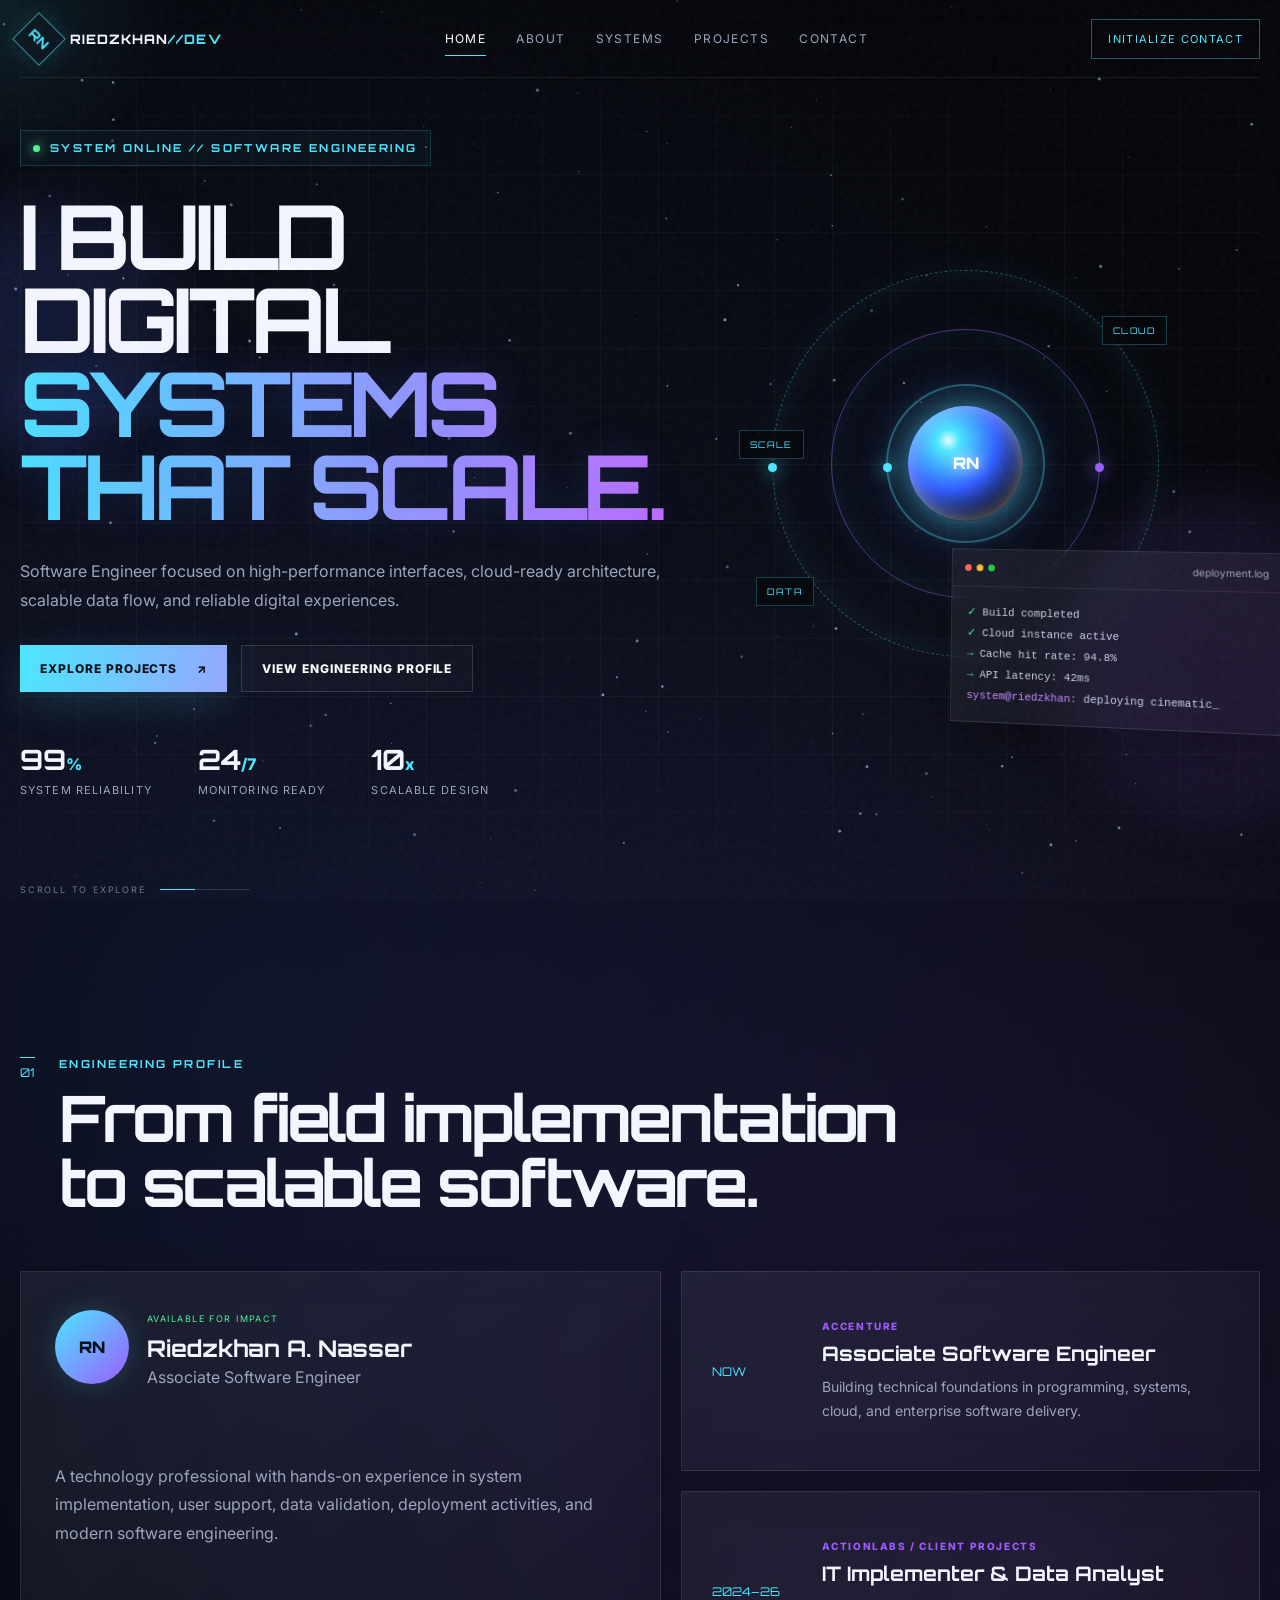
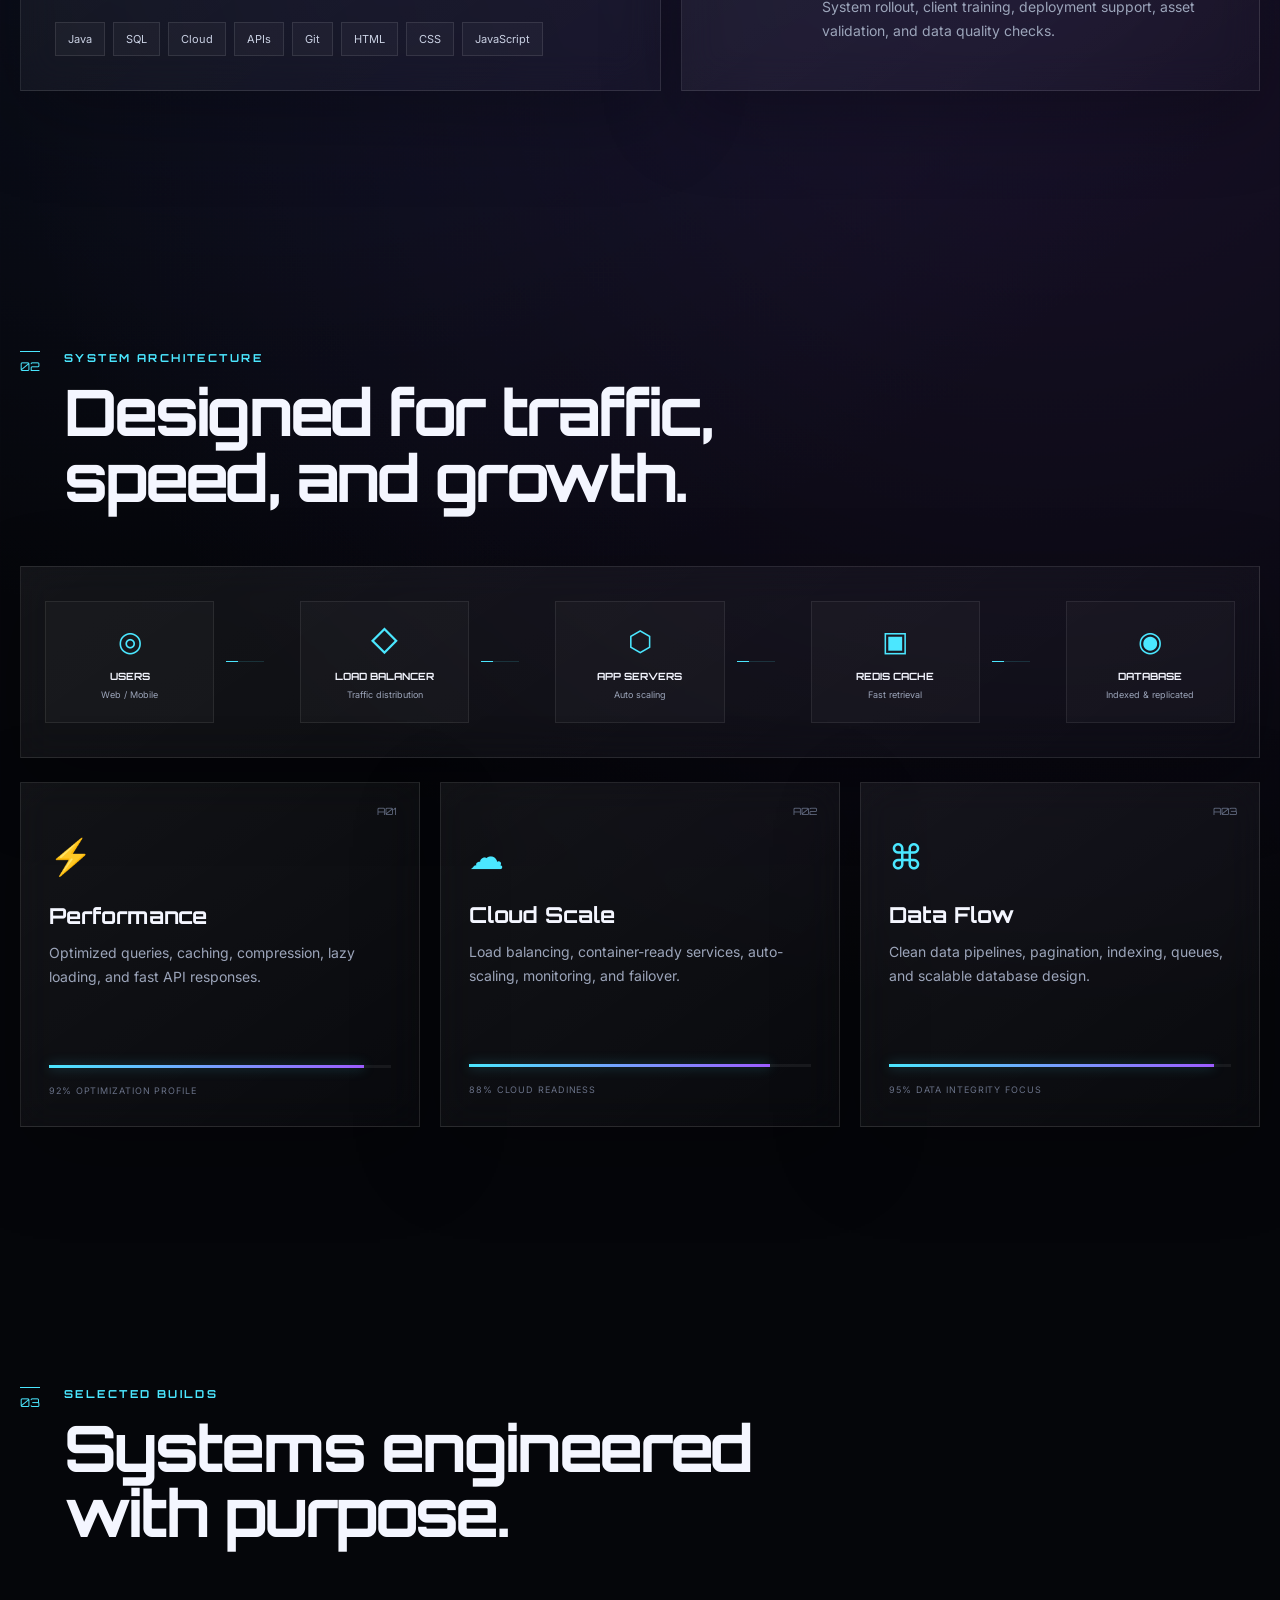
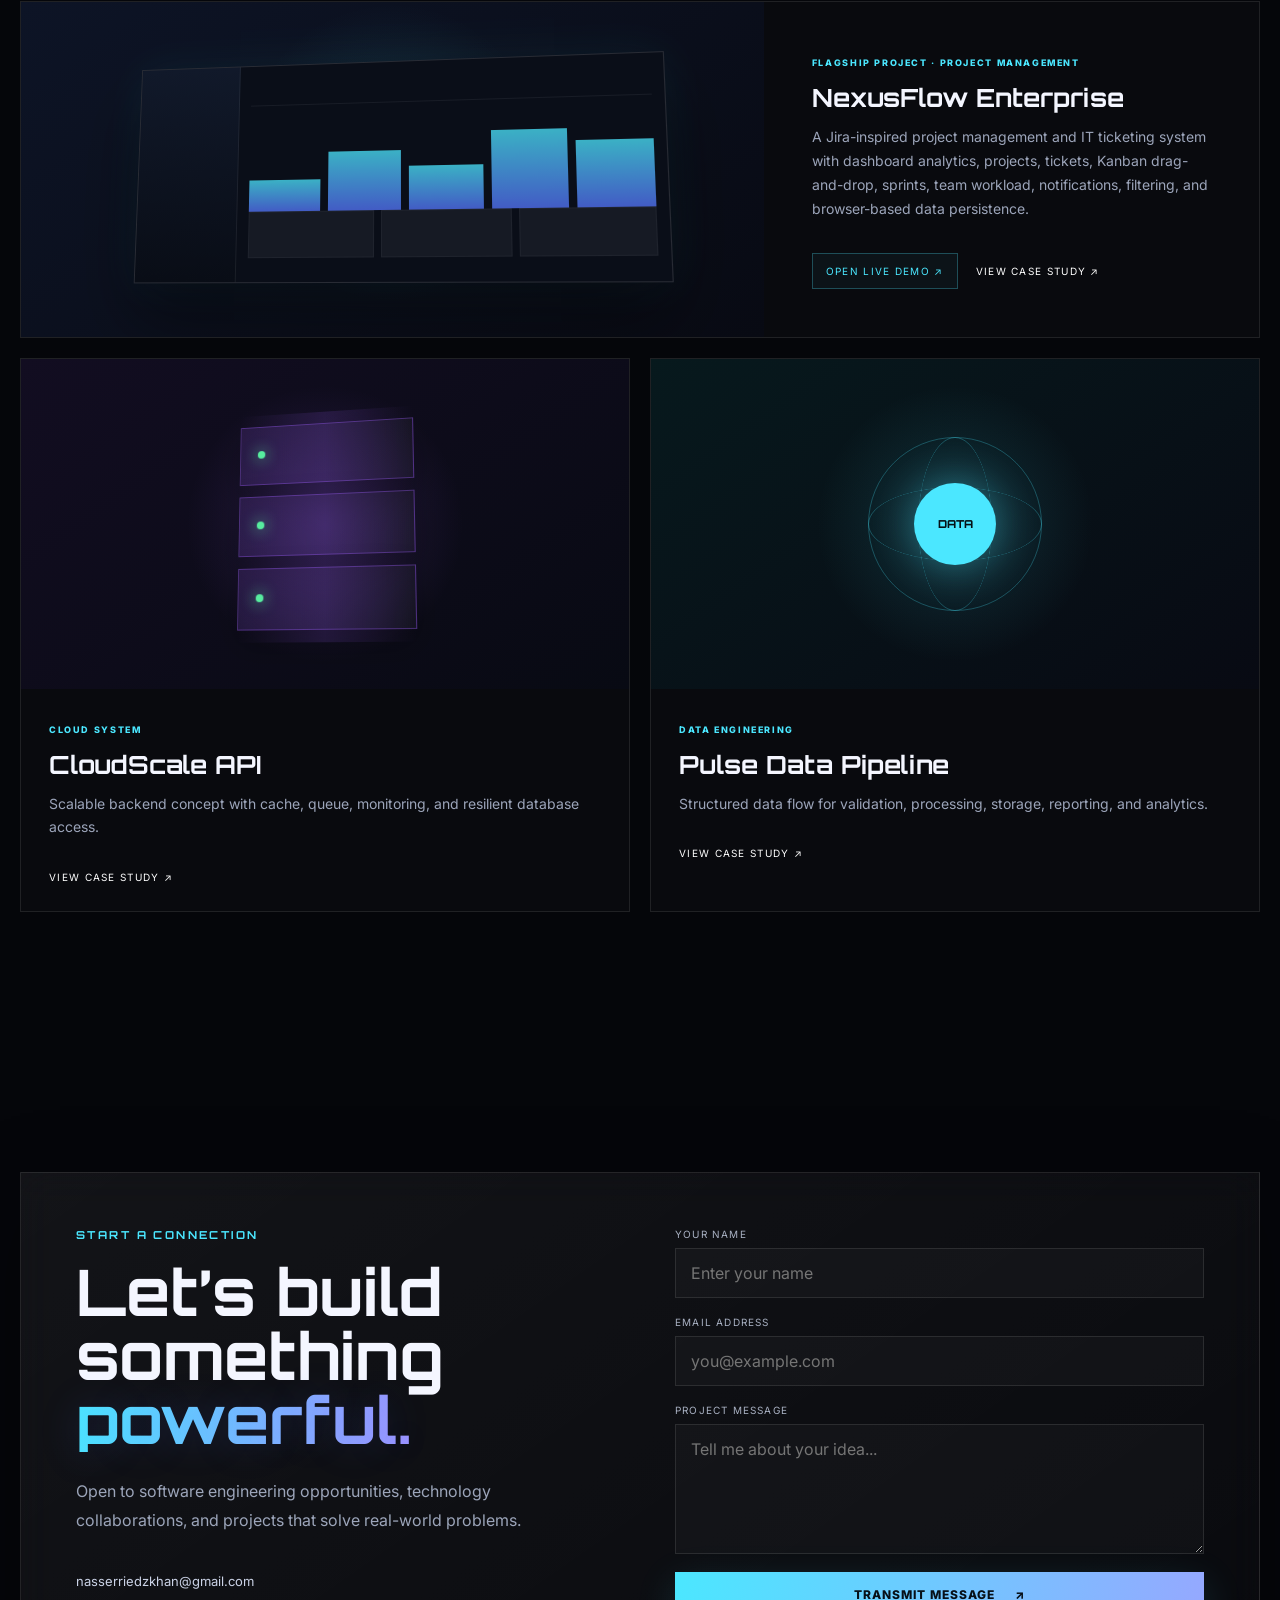
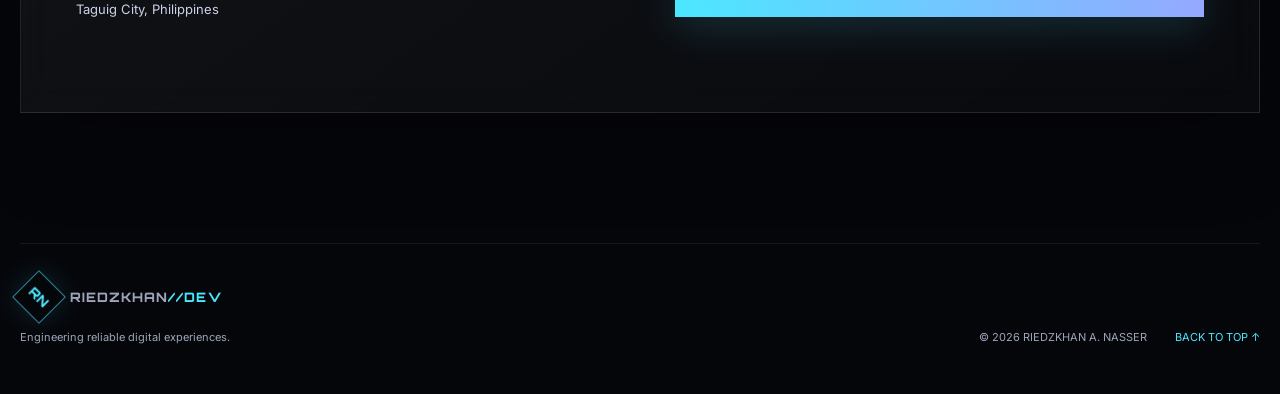
<file: index.html>
<!DOCTYPE html>
<html lang="en">
<head>
  <meta charset="UTF-8" />
  <meta name="viewport" content="width=device-width, initial-scale=1.0" />
  <meta name="description" content="Riedzkhan Nasser — cinematic software engineering portfolio." />
  <title>Riedzkhan | Software Engineer</title>
  <link rel="preconnect" href="https://fonts.googleapis.com">
  <link rel="preconnect" href="https://fonts.gstatic.com" crossorigin>
  <link href="https://fonts.googleapis.com/css2?family=Inter:wght@400;500;600;700;800&family=Orbitron:wght@500;600;700;800&display=swap" rel="stylesheet">
  <link rel="stylesheet" href="style.css" />
</head>
<body>
  <canvas id="spaceCanvas" aria-hidden="true"></canvas>
  <div class="noise" aria-hidden="true"></div>
  <div class="cursor-glow" id="cursorGlow" aria-hidden="true"></div>

  <header class="navbar">
    <a href="#home" class="logo" aria-label="Home">
      <span class="logo-mark">RN</span>
      <span class="logo-text">RIEDZKHAN<span>//DEV</span></span>
    </a>

    <button class="menu-toggle" id="menuToggle" aria-label="Open navigation" aria-expanded="false">
      <span></span><span></span><span></span>
    </button>

    <nav id="navMenu">
      <a href="#home" class="nav-link active">Home</a>
      <a href="#about" class="nav-link">About</a>
      <a href="#systems" class="nav-link">Systems</a>
      <a href="#projects" class="nav-link">Projects</a>
      <a href="#contact" class="nav-link">Contact</a>
    </nav>

    <a href="#contact" class="nav-cta">Initialize Contact</a>
  </header>

  <main>
    <section class="hero section" id="home">
      <div class="hero-grid"></div>
      <div class="orb orb-one"></div>
      <div class="orb orb-two"></div>

      <div class="hero-content reveal">
        <div class="eyebrow">
          <span class="status-dot"></span>
          SYSTEM ONLINE // SOFTWARE ENGINEERING
        </div>

        <h1>
          I BUILD DIGITAL
          <span class="gradient-text">SYSTEMS THAT SCALE.</span>
        </h1>

        <p class="hero-copy">
          Software Engineer focused on high-performance interfaces, cloud-ready architecture,
          scalable data flow, and reliable digital experiences.
        </p>

        <div class="hero-actions">
          <a href="#projects" class="btn btn-primary">
            <span>Explore Projects</span>
            <span class="btn-arrow">↗</span>
          </a>
          <a href="#about" class="btn btn-secondary">
            View Engineering Profile
          </a>
        </div>

        <div class="hero-metrics">
          <div class="metric">
            <strong data-count="99">0</strong><span>%</span>
            <p>System Reliability</p>
          </div>
          <div class="metric">
            <strong data-count="24">0</strong><span>/7</span>
            <p>Monitoring Ready</p>
          </div>
          <div class="metric">
            <strong data-count="10">0</strong><span>x</span>
            <p>Scalable Design</p>
          </div>
        </div>
      </div>

      <div class="hero-visual reveal delay-1">
        <div class="reactor-shell" id="reactor">
          <div class="reactor-ring ring-a"></div>
          <div class="reactor-ring ring-b"></div>
          <div class="reactor-ring ring-c"></div>
          <div class="reactor-core">
            <span>RN</span>
          </div>
          <div class="floating-tag tag-one">CLOUD</div>
          <div class="floating-tag tag-two">DATA</div>
          <div class="floating-tag tag-three">SCALE</div>
        </div>

        <div class="terminal-card glass-card">
          <div class="terminal-top">
            <div class="terminal-dots"><i></i><i></i><i></i></div>
            <span>deployment.log</span>
          </div>
          <div class="terminal-body">
            <p><span class="green">✓</span> Build completed</p>
            <p><span class="green">✓</span> Cloud instance active</p>
            <p><span class="cyan">→</span> Cache hit rate: 94.8%</p>
            <p><span class="cyan">→</span> API latency: 42ms</p>
            <p class="typing-line"><span class="purple">system@riedzkhan:</span> <span id="typingText"></span><span class="caret">_</span></p>
          </div>
        </div>
      </div>

      <div class="scroll-indicator">
        <span>SCROLL TO EXPLORE</span>
        <div class="scroll-line"></div>
      </div>
    </section>

    <section class="section about" id="about">
      <div class="section-heading reveal">
        <span class="section-number">01</span>
        <div>
          <p class="kicker">ENGINEERING PROFILE</p>
          <h2>From field implementation<br>to scalable software.</h2>
        </div>
      </div>

      <div class="about-grid">
        <article class="profile-card glass-card tilt-card reveal">
          <div class="profile-top">
            <div class="profile-avatar">RN</div>
            <div>
              <span class="availability">AVAILABLE FOR IMPACT</span>
              <h3>Riedzkhan A. Nasser</h3>
              <p>Associate Software Engineer</p>
            </div>
          </div>
          <p class="profile-description">
            A technology professional with hands-on experience in system implementation,
            user support, data validation, deployment activities, and modern software engineering.
          </p>
          <div class="skill-cloud">
            <span>Java</span>
            <span>SQL</span>
            <span>Cloud</span>
            <span>APIs</span>
            <span>Git</span>
            <span>HTML</span>
            <span>CSS</span>
            <span>JavaScript</span>
          </div>
        </article>

        <div class="experience-stack">
          <article class="experience-card glass-card reveal delay-1">
            <div class="experience-year">NOW</div>
            <div>
              <p class="experience-company">ACCENTURE</p>
              <h3>Associate Software Engineer</h3>
              <p>Building technical foundations in programming, systems, cloud, and enterprise software delivery.</p>
            </div>
          </article>

          <article class="experience-card glass-card reveal delay-2">
            <div class="experience-year">2024–26</div>
            <div>
              <p class="experience-company">ACTIONLABS / CLIENT PROJECTS</p>
              <h3>IT Implementer & Data Analyst</h3>
              <p>System rollout, client training, deployment support, asset validation, and data quality checks.</p>
            </div>
          </article>
        </div>
      </div>
    </section>

    <section class="section systems" id="systems">
      <div class="section-heading reveal">
        <span class="section-number">02</span>
        <div>
          <p class="kicker">SYSTEM ARCHITECTURE</p>
          <h2>Designed for traffic,<br>speed, and growth.</h2>
        </div>
      </div>

      <div class="architecture-panel glass-card reveal">
        <div class="architecture-node node-user">
          <span class="node-icon">◎</span>
          <strong>USERS</strong>
          <small>Web / Mobile</small>
        </div>
        <div class="flow-line"><span></span></div>
        <div class="architecture-node">
          <span class="node-icon">◇</span>
          <strong>LOAD BALANCER</strong>
          <small>Traffic distribution</small>
        </div>
        <div class="flow-line"><span></span></div>
        <div class="architecture-node">
          <span class="node-icon">⬡</span>
          <strong>APP SERVERS</strong>
          <small>Auto scaling</small>
        </div>
        <div class="flow-line"><span></span></div>
        <div class="architecture-node">
          <span class="node-icon">▣</span>
          <strong>REDIS CACHE</strong>
          <small>Fast retrieval</small>
        </div>
        <div class="flow-line"><span></span></div>
        <div class="architecture-node">
          <span class="node-icon">◉</span>
          <strong>DATABASE</strong>
          <small>Indexed & replicated</small>
        </div>
      </div>

      <div class="system-cards">
        <article class="system-card glass-card tilt-card reveal">
          <span class="system-index">A01</span>
          <div class="system-icon">⚡</div>
          <h3>Performance</h3>
          <p>Optimized queries, caching, compression, lazy loading, and fast API responses.</p>
          <div class="progress"><span style="--progress: 92%"></span></div>
          <small>92% optimization profile</small>
        </article>

        <article class="system-card glass-card tilt-card reveal delay-1">
          <span class="system-index">A02</span>
          <div class="system-icon">☁</div>
          <h3>Cloud Scale</h3>
          <p>Load balancing, container-ready services, auto-scaling, monitoring, and failover.</p>
          <div class="progress"><span style="--progress: 88%"></span></div>
          <small>88% cloud readiness</small>
        </article>

        <article class="system-card glass-card tilt-card reveal delay-2">
          <span class="system-index">A03</span>
          <div class="system-icon">⌘</div>
          <h3>Data Flow</h3>
          <p>Clean data pipelines, pagination, indexing, queues, and scalable database design.</p>
          <div class="progress"><span style="--progress: 95%"></span></div>
          <small>95% data integrity focus</small>
        </article>
      </div>
    </section>

    <section class="section projects" id="projects">
      <div class="section-heading reveal">
        <span class="section-number">03</span>
        <div>
          <p class="kicker">SELECTED BUILDS</p>
          <h2>Systems engineered<br>with purpose.</h2>
        </div>
      </div>

      <div class="project-grid">
        <article class="project-card featured reveal">
          <div class="project-visual project-one">
            <div class="dashboard-mock">
              <div class="mock-sidebar"></div>
              <div class="mock-main">
                <div class="mock-top"></div>
                <div class="mock-chart">
                  <span></span><span></span><span></span><span></span><span></span>
                </div>
                <div class="mock-panels"><i></i><i></i><i></i></div>
              </div>
            </div>
          </div>
          <div class="project-info">
            <div>
              <span class="project-tag">FLAGSHIP PROJECT · PROJECT MANAGEMENT</span>
              <h3>NexusFlow Enterprise</h3>
              <p>A Jira-inspired project management and IT ticketing system with dashboard analytics, projects, tickets, Kanban drag-and-drop, sprints, team workload, notifications, filtering, and browser-based data persistence.</p>
            </div>
            <div class="project-actions">
              <a href="nexusflow/index.html" class="project-link project-live">OPEN LIVE DEMO ↗</a>
              <a href="#" class="project-link" data-project="NexusFlow Enterprise">VIEW CASE STUDY ↗</a>
            </div>
          </div>
        </article>

        <article class="project-card reveal delay-1">
          <div class="project-visual project-two">
            <div class="server-stack">
              <span></span><span></span><span></span>
              <div class="server-light"></div>
            </div>
          </div>
          <div class="project-info">
            <div>
              <span class="project-tag">CLOUD SYSTEM</span>
              <h3>CloudScale API</h3>
              <p>Scalable backend concept with cache, queue, monitoring, and resilient database access.</p>
            </div>
            <a href="#" class="project-link" data-project="CloudScale API">VIEW CASE STUDY ↗</a>
          </div>
        </article>

        <article class="project-card reveal delay-2">
          <div class="project-visual project-three">
            <div class="data-orbit">
              <div class="data-core">DATA</div>
              <i></i><i></i><i></i>
            </div>
          </div>
          <div class="project-info">
            <div>
              <span class="project-tag">DATA ENGINEERING</span>
              <h3>Pulse Data Pipeline</h3>
              <p>Structured data flow for validation, processing, storage, reporting, and analytics.</p>
            </div>
            <a href="#" class="project-link" data-project="Pulse Data Pipeline">VIEW CASE STUDY ↗</a>
          </div>
        </article>
      </div>
    </section>

    <section class="section contact" id="contact">
      <div class="contact-shell glass-card reveal">
        <div class="contact-copy">
          <p class="kicker">START A CONNECTION</p>
          <h2>Let’s build something<br><span class="gradient-text">powerful.</span></h2>
          <p>
            Open to software engineering opportunities, technology collaborations,
            and projects that solve real-world problems.
          </p>

          <div class="contact-details">
            <a href="mailto:nasserriedzkhan@gmail.com">nasserriedzkhan@gmail.com</a>
            <span>Taguig City, Philippines</span>
          </div>
        </div>

        <form class="contact-form" id="contactForm">
          <label>
            <span>Your Name</span>
            <input type="text" name="name" placeholder="Enter your name" required />
          </label>
          <label>
            <span>Email Address</span>
            <input type="email" name="email" placeholder="you@example.com" required />
          </label>
          <label>
            <span>Project Message</span>
            <textarea name="message" rows="5" placeholder="Tell me about your idea..." required></textarea>
          </label>
          <button type="submit" class="btn btn-primary submit-btn">
            <span>Transmit Message</span>
            <span>↗</span>
          </button>
          <p class="form-status" id="formStatus"></p>
        </form>
      </div>
    </section>
  </main>

  <footer>
    <div>
      <a href="#home" class="logo footer-logo">
        <span class="logo-mark">RN</span>
        <span class="logo-text">RIEDZKHAN<span>//DEV</span></span>
      </a>
      <p>Engineering reliable digital experiences.</p>
    </div>
    <div class="footer-right">
      <span>© 2026 RIEDZKHAN A. NASSER</span>
      <a href="#home">BACK TO TOP ↑</a>
    </div>
  </footer>

  <div class="modal" id="projectModal" aria-hidden="true">
    <div class="modal-backdrop" data-close-modal></div>
    <div class="modal-panel glass-card">
      <button class="modal-close" data-close-modal aria-label="Close">×</button>
      <p class="kicker">PROJECT CASE STUDY</p>
      <h3 id="modalTitle">Project</h3>
      <p>
        This concept demonstrates modern system thinking: clear user flow, scalable architecture,
        strong performance, monitoring, responsive UI, and reliable data handling.
      </p>
      <div class="modal-list">
        <span>01 — Responsive interface</span>
        <span>02 — Cloud-ready architecture</span>
        <span>03 — Cache and database strategy</span>
        <span>04 — Monitoring and reliability</span>
      </div>
    </div>
  </div>

  <script src="script.js"></script>
</body>
</html>
</file>
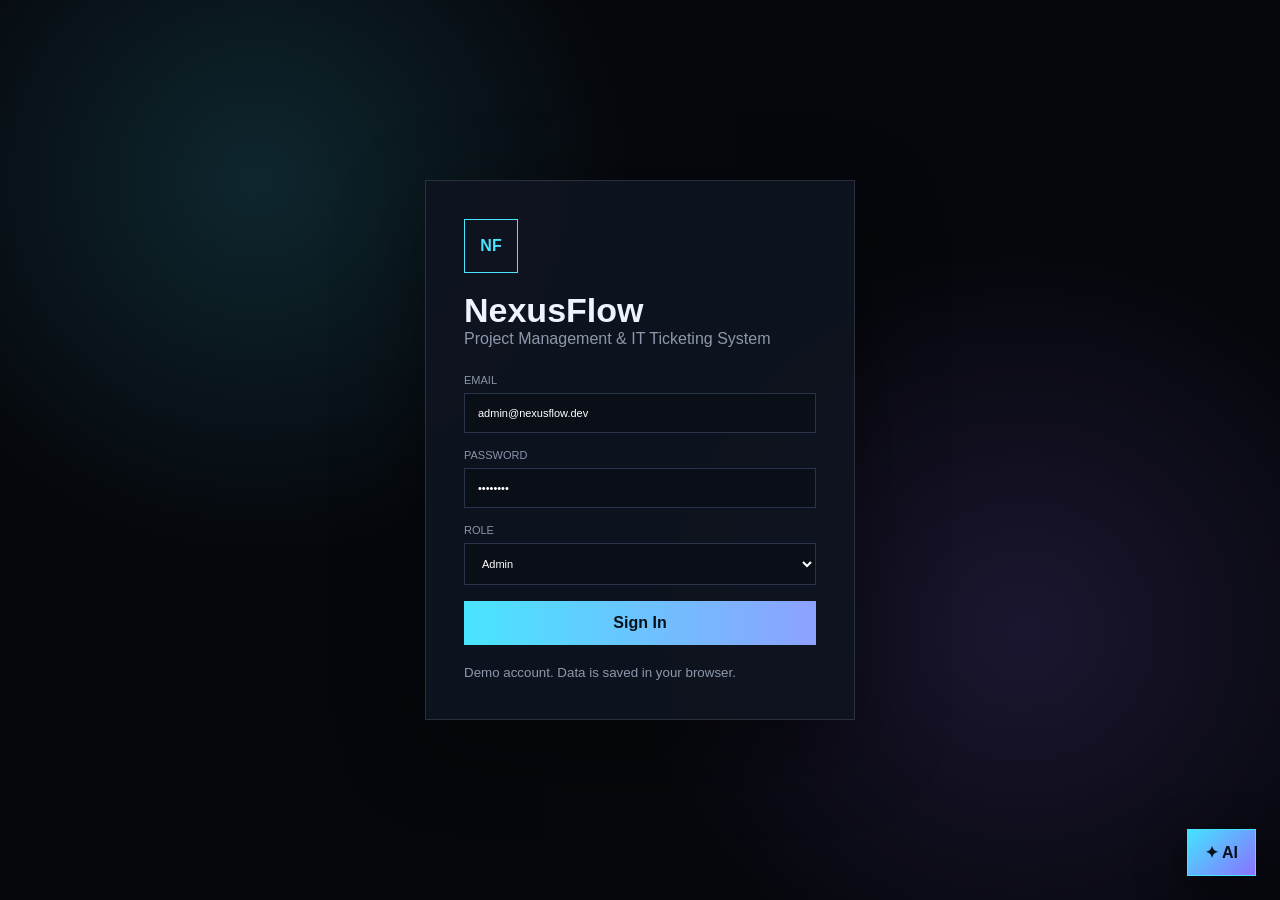
<file: nexusflow/index.html>
<!DOCTYPE html>
<html lang="en">
<head>
  <meta charset="UTF-8" />
  <meta name="viewport" content="width=device-width, initial-scale=1.0" />
  <title>NexusFlow - Project Management System</title>
  <link rel="stylesheet" href="style.css" />
</head>
<body>
  <section id="loginScreen" class="login-screen">
    <div class="login-card">
      <div class="logo">NF</div>
      <h1>NexusFlow</h1>
      <p>Project Management & IT Ticketing System</p>
      <form id="loginForm">
        <label>Email<input type="email" value="admin@nexusflow.dev" required></label>
        <label>Password<input type="password" value="admin123" required></label>
        <label>Role<select id="roleSelect"><option>Admin</option><option>Project Manager</option><option>Developer</option><option>Support Agent</option></select></label>
        <button type="submit">Sign In</button>
      </form>
      <small>Demo account. Data is saved in your browser.</small>
    </div>
  </section>

  <div id="app" class="app hidden">
    <aside class="sidebar">
      <div class="brand"><span>NF</span><div><b>NexusFlow</b><small>Enterprise Suite</small></div></div>
      <nav>
        <button class="nav active" data-view="dashboard">Dashboard</button>
        <button class="nav" data-view="projects">Projects</button>
        <button class="nav" data-view="kanban">Kanban Board</button>
        <button class="nav" data-view="tickets">Tickets</button>
        <button class="nav" data-view="sprints">Sprints</button>
        <button class="nav" data-view="reports">Reports</button>
        <button class="nav" data-view="team">Team</button>
        <button class="nav admin-only" data-view="settings">Settings</button>
      </nav>
      <button id="logoutBtn" class="logout">Sign Out</button>
    </aside>

    <main>
      <header class="topbar">
        <input id="globalSearch" placeholder="Search tickets..." />
        <div class="top-actions">
          <button id="themeBtn">Theme</button>
          <button id="notifyBtn">Notifications <span id="notifyCount">3</span></button>
          <button id="newTicketTop">+ Create</button>
          <div class="user"><span>RN</span><div><b>Riedzkhan Nasser</b><small id="currentRole">Admin</small></div></div>
        </div>
      </header>

      <div class="content">
        <section id="dashboardView" class="view active">
          <div class="page-head"><div><p class="eyebrow">COMMAND CENTER</p><h2>Dashboard</h2><p>Workspace health and delivery overview.</p></div><button class="primary" data-open="ticket">+ New Ticket</button></div>
          <div class="stats">
            <article><span>Total Projects</span><strong id="statProjects">0</strong></article>
            <article><span>Open Tickets</span><strong id="statOpen">0</strong></article>
            <article><span>In Progress</span><strong id="statProgress">0</strong></article>
            <article><span>Completion Rate</span><strong id="statCompletion">0%</strong></article>
          </div>
          <div class="grid two">
            <article class="panel"><h3>Priority Queue</h3><div id="priorityQueue"></div></article>
            <article class="panel"><h3>Recent Activity</h3><div id="activityFeed"></div></article>
          </div>
        </section>

        <section id="projectsView" class="view">
          <div class="page-head"><div><p class="eyebrow">PORTFOLIO</p><h2>Projects</h2><p>Manage workstreams and delivery progress.</p></div><button class="primary" data-open="project">+ Create Project</button></div>
          <div class="toolbar"><input id="projectSearch" placeholder="Search projects"><select id="projectFilter"><option value="all">All statuses</option><option>Planning</option><option>Active</option><option>On Hold</option><option>Completed</option></select></div>
          <div id="projectGrid" class="project-grid"></div>
        </section>

        <section id="kanbanView" class="view">
          <div class="page-head"><div><p class="eyebrow">AGILE DELIVERY</p><h2>Kanban Board</h2><p>Drag tickets between columns.</p></div><button class="primary" data-open="ticket">+ Add Ticket</button></div>
          <div id="kanbanBoard" class="kanban"></div>
        </section>

        <section id="ticketsView" class="view">
          <div class="page-head"><div><p class="eyebrow">ISSUE TRACKING</p><h2>Tickets</h2><p>Track tasks, bugs, incidents, and features.</p></div><button class="primary" data-open="ticket">+ New Ticket</button></div>
          <div class="toolbar"><input id="ticketSearch" placeholder="Search tickets"><select id="ticketStatus"><option value="all">All statuses</option><option>Backlog</option><option>To Do</option><option>In Progress</option><option>Review</option><option>Done</option></select><select id="ticketPriority"><option value="all">All priorities</option><option>Critical</option><option>High</option><option>Medium</option><option>Low</option></select><button id="exportBtn">Export CSV</button></div>
          <div class="panel table-wrap"><table><thead><tr><th>Key</th><th>Summary</th><th>Project</th><th>Status</th><th>Priority</th><th>Assignee</th><th>Actions</th></tr></thead><tbody id="ticketRows"></tbody></table></div>
        </section>

        <section id="sprintsView" class="view">
          <div class="page-head"><div><p class="eyebrow">SPRINT PLANNING</p><h2>Sprints</h2><p>Manage delivery cycles and capacity.</p></div><button class="primary" data-open="sprint">+ Create Sprint</button></div>
          <div id="sprintList" class="list"></div>
        </section>

        <section id="reportsView" class="view">
          <div class="page-head"><div><p class="eyebrow">ANALYTICS</p><h2>Reports</h2><p>See workload and project health.</p></div></div>
          <div class="grid two"><article class="panel"><h3>Tickets by Priority</h3><div id="priorityReport"></div></article><article class="panel"><h3>Team Workload</h3><div id="workloadReport"></div></article></div>
        </section>

        <section id="teamView" class="view">
          <div class="page-head"><div><p class="eyebrow">PEOPLE</p><h2>Team</h2><p>Workspace members and workload.</p></div><button class="primary admin-only" data-open="member">+ Add Member</button></div>
          <div id="teamGrid" class="team-grid"></div>
        </section>

        <section id="settingsView" class="view">
          <div class="page-head"><div><p class="eyebrow">ADMINISTRATION</p><h2>Settings</h2><p>Manage the local demo workspace.</p></div></div>
          <div class="grid two"><article class="panel"><h3>Workspace</h3><label>Name<input value="NexusFlow Enterprise"></label><button class="primary" id="saveSettings">Save</button></article><article class="panel danger"><h3>Reset Demo Data</h3><p>This restores all original sample records.</p><button id="resetBtn">Reset All Data</button></article></div>
        </section>
      </div>
    </main>
  </div>

  <div id="notificationPanel" class="notification-panel hidden"><div class="notify-head"><b>Notifications</b><button id="markRead">Mark all read</button></div><div id="notificationList"></div></div>
  <div id="modal" class="modal hidden"><div class="backdrop" data-close></div><div class="modal-card"><button class="close" data-close>×</button><div id="modalBody"></div></div></div>
  <div id="toast" class="toast hidden"></div>
  <script src="script.js"></script>
  <script src="api-client.js"></script>
  <script src="ai-console.js"></script>
</body>
</html>
</file>
<file: style.css>
* {
  box-sizing: border-box;
  margin: 0;
  padding: 0;
}

:root {
  --bg: #05060a;
  --panel: rgba(15, 18, 30, 0.68);
  --panel-border: rgba(255, 255, 255, 0.10);
  --text: #f4f6ff;
  --muted: #9ca5ba;
  --cyan: #4be7ff;
  --blue: #5576ff;
  --purple: #9d5cff;
  --green: #54f29b;
  --max-width: 1240px;
}

html {
  scroll-behavior: smooth;
}

body {
  background:
    radial-gradient(circle at 20% 20%, rgba(85, 118, 255, 0.13), transparent 28%),
    radial-gradient(circle at 82% 30%, rgba(157, 92, 255, 0.13), transparent 28%),
    var(--bg);
  color: var(--text);
  font-family: "Inter", sans-serif;
  overflow-x: hidden;
  min-height: 100vh;
}

body.menu-open {
  overflow: hidden;
}

a {
  color: inherit;
  text-decoration: none;
}

button,
input,
textarea {
  font: inherit;
}

#spaceCanvas {
  position: fixed;
  inset: 0;
  width: 100%;
  height: 100%;
  z-index: -3;
  pointer-events: none;
}

.noise {
  position: fixed;
  inset: 0;
  pointer-events: none;
  opacity: 0.045;
  z-index: 100;
  background-image: url("data:image/svg+xml,%3Csvg viewBox='0 0 180 180' xmlns='http://www.w3.org/2000/svg'%3E%3Cfilter id='noise'%3E%3CfeTurbulence type='fractalNoise' baseFrequency='.9' numOctaves='3' stitchTiles='stitch'/%3E%3C/filter%3E%3Crect width='100%25' height='100%25' filter='url(%23noise)' opacity='.8'/%3E%3C/svg%3E");
}

.cursor-glow {
  position: fixed;
  width: 360px;
  height: 360px;
  border-radius: 50%;
  background: radial-gradient(circle, rgba(75, 231, 255, 0.10), transparent 70%);
  pointer-events: none;
  z-index: -1;
  transform: translate(-50%, -50%);
}

.navbar {
  position: fixed;
  top: 0;
  left: 50%;
  transform: translateX(-50%);
  width: min(calc(100% - 40px), var(--max-width));
  height: 78px;
  z-index: 50;
  display: flex;
  align-items: center;
  justify-content: space-between;
  border-bottom: 1px solid rgba(255,255,255,.08);
  backdrop-filter: blur(18px);
}

.logo {
  display: inline-flex;
  align-items: center;
  gap: 12px;
}

.logo-mark {
  width: 38px;
  height: 38px;
  border: 1px solid rgba(75,231,255,.55);
  display: grid;
  place-items: center;
  font-family: "Orbitron", sans-serif;
  font-weight: 800;
  font-size: 13px;
  transform: rotate(45deg);
  box-shadow: 0 0 24px rgba(75,231,255,.15);
}

.logo-mark::first-line {
  transform: rotate(-45deg);
}

.logo-mark {
  color: var(--cyan);
}

.logo-text {
  font-family: "Orbitron", sans-serif;
  font-size: 13px;
  font-weight: 800;
  letter-spacing: .08em;
}

.logo-text span {
  color: var(--cyan);
}

nav {
  display: flex;
  gap: 30px;
}

.nav-link {
  font-size: 12px;
  color: var(--muted);
  text-transform: uppercase;
  letter-spacing: .12em;
  transition: .3s;
  position: relative;
}

.nav-link::after {
  content: "";
  position: absolute;
  left: 0;
  bottom: -10px;
  width: 0;
  height: 1px;
  background: var(--cyan);
  transition: .3s;
}

.nav-link:hover,
.nav-link.active {
  color: white;
}

.nav-link.active::after,
.nav-link:hover::after {
  width: 100%;
}

.nav-cta {
  font-size: 11px;
  text-transform: uppercase;
  letter-spacing: .12em;
  border: 1px solid rgba(75,231,255,.38);
  padding: 12px 16px;
  color: var(--cyan);
  transition: .3s;
}

.nav-cta:hover {
  background: rgba(75,231,255,.08);
  box-shadow: 0 0 24px rgba(75,231,255,.12);
}

.menu-toggle {
  display: none;
  background: none;
  border: 0;
  width: 36px;
  cursor: pointer;
}

.menu-toggle span {
  display: block;
  height: 1px;
  background: white;
  margin: 7px 0;
  transition: .3s;
}

.section {
  width: min(calc(100% - 40px), var(--max-width));
  margin: 0 auto;
  padding: 130px 0;
  position: relative;
}

.hero {
  min-height: 100vh;
  display: grid;
  grid-template-columns: 1.05fr .95fr;
  align-items: center;
  padding-top: 130px;
}

.hero-grid {
  position: absolute;
  inset: 0;
  background-image:
    linear-gradient(rgba(255,255,255,.035) 1px, transparent 1px),
    linear-gradient(90deg, rgba(255,255,255,.035) 1px, transparent 1px);
  background-size: 58px 58px;
  mask-image: linear-gradient(to bottom, transparent, black 18%, black 80%, transparent);
  z-index: -2;
}

.orb {
  position: absolute;
  border-radius: 50%;
  filter: blur(30px);
  z-index: -2;
}

.orb-one {
  width: 250px;
  height: 250px;
  background: rgba(85,118,255,.12);
  left: -100px;
  top: 22%;
}

.orb-two {
  width: 320px;
  height: 320px;
  background: rgba(157,92,255,.10);
  right: -120px;
  bottom: 12%;
}

.eyebrow,
.kicker {
  color: var(--cyan);
  font-family: "Orbitron", sans-serif;
  font-size: 11px;
  letter-spacing: .22em;
  font-weight: 700;
}

.eyebrow {
  display: inline-flex;
  align-items: center;
  gap: 10px;
  margin-bottom: 28px;
  padding: 10px 12px;
  border: 1px solid rgba(75,231,255,.18);
  background: rgba(75,231,255,.04);
}

.status-dot {
  width: 7px;
  height: 7px;
  background: var(--green);
  border-radius: 50%;
  box-shadow: 0 0 12px var(--green);
  animation: pulse 1.6s infinite;
}

@keyframes pulse {
  50% { opacity: .35; }
}

h1, h2, h3 {
  font-family: "Orbitron", sans-serif;
}

h1 {
  font-size: clamp(3.3rem, 7vw, 7.2rem);
  line-height: .93;
  letter-spacing: -.055em;
  max-width: 900px;
}

.gradient-text {
  display: block;
  color: transparent;
  background: linear-gradient(95deg, var(--cyan), #8ca5ff 48%, #c06cff);
  background-clip: text;
  -webkit-background-clip: text;
  text-shadow: 0 0 40px rgba(85,118,255,.18);
}

.hero-copy {
  max-width: 660px;
  font-size: 16px;
  line-height: 1.8;
  color: var(--muted);
  margin: 30px 0;
}

.hero-actions {
  display: flex;
  flex-wrap: wrap;
  gap: 14px;
}

.btn {
  padding: 15px 20px;
  display: inline-flex;
  align-items: center;
  justify-content: center;
  gap: 20px;
  font-size: 12px;
  letter-spacing: .08em;
  text-transform: uppercase;
  font-weight: 800;
  transition: .3s;
  border: 0;
  cursor: pointer;
}

.btn-primary {
  color: #071018;
  background: linear-gradient(100deg, var(--cyan), #95a8ff);
  box-shadow: 0 12px 40px rgba(75,231,255,.15);
}

.btn-primary:hover {
  transform: translateY(-3px);
  box-shadow: 0 16px 55px rgba(75,231,255,.28);
}

.btn-secondary {
  color: white;
  border: 1px solid rgba(255,255,255,.14);
  background: rgba(255,255,255,.025);
}

.btn-secondary:hover {
  border-color: rgba(75,231,255,.45);
  color: var(--cyan);
}

.hero-metrics {
  display: flex;
  gap: 46px;
  margin-top: 50px;
}

.metric strong {
  font-family: "Orbitron", sans-serif;
  font-size: 28px;
}

.metric > span {
  color: var(--cyan);
  font-weight: 800;
}

.metric p {
  color: var(--muted);
  font-size: 11px;
  text-transform: uppercase;
  letter-spacing: .1em;
  margin-top: 6px;
}

.hero-visual {
  display: grid;
  place-items: center;
  position: relative;
  min-height: 600px;
  perspective: 1000px;
}

.reactor-shell {
  width: min(420px, 82vw);
  aspect-ratio: 1;
  position: relative;
  display: grid;
  place-items: center;
  transform-style: preserve-3d;
  transition: transform .15s ease-out;
}

.reactor-ring {
  position: absolute;
  border-radius: 50%;
  border: 1px solid rgba(75,231,255,.34);
  box-shadow: inset 0 0 35px rgba(75,231,255,.08), 0 0 35px rgba(75,231,255,.05);
}

.ring-a {
  inset: 4%;
  animation: spin 18s linear infinite;
  border-style: dashed;
}

.ring-b {
  inset: 18%;
  border-color: rgba(157,92,255,.48);
  animation: spinReverse 12s linear infinite;
}

.ring-c {
  inset: 31%;
  animation: spin 8s linear infinite;
  border-width: 2px;
}

.ring-a::before,
.ring-b::before,
.ring-c::before {
  content: "";
  position: absolute;
  width: 9px;
  height: 9px;
  border-radius: 50%;
  background: var(--cyan);
  top: 50%;
  left: -5px;
  box-shadow: 0 0 18px var(--cyan);
}

.ring-b::before {
  background: var(--purple);
  box-shadow: 0 0 18px var(--purple);
  left: auto;
  right: -5px;
}

@keyframes spin { to { transform: rotate(360deg); } }
@keyframes spinReverse { to { transform: rotate(-360deg); } }

.reactor-core {
  width: 115px;
  height: 115px;
  border-radius: 50%;
  display: grid;
  place-items: center;
  background: radial-gradient(circle at 35% 30%, #e6fcff, var(--cyan) 10%, #315dff 45%, #0a0b19 75%);
  box-shadow:
    0 0 30px rgba(75,231,255,.55),
    0 0 90px rgba(85,118,255,.35),
    inset 0 0 20px rgba(255,255,255,.5);
  animation: coreFloat 4s ease-in-out infinite;
}

.reactor-core span {
  font-family: "Orbitron", sans-serif;
  font-weight: 900;
  color: white;
  text-shadow: 0 0 14px white;
}

@keyframes coreFloat {
  50% { transform: translateY(-10px) scale(1.04); }
}

.floating-tag {
  position: absolute;
  font-family: "Orbitron", sans-serif;
  font-size: 9px;
  letter-spacing: .16em;
  color: var(--cyan);
  border: 1px solid rgba(75,231,255,.25);
  padding: 8px 10px;
  background: rgba(5,6,10,.75);
  backdrop-filter: blur(12px);
}

.tag-one { top: 15%; right: 2%; animation: tagFloat 3s ease-in-out infinite; }
.tag-two { bottom: 16%; left: 0; animation: tagFloat 3.6s ease-in-out infinite .4s; }
.tag-three { top: 42%; left: -4%; animation: tagFloat 4s ease-in-out infinite .8s; }

@keyframes tagFloat {
  50% { transform: translateY(-10px); }
}

.glass-card {
  background: linear-gradient(145deg, rgba(255,255,255,.06), rgba(255,255,255,.018));
  border: 1px solid var(--panel-border);
  backdrop-filter: blur(18px);
  box-shadow: 0 25px 80px rgba(0,0,0,.28);
}

.terminal-card {
  position: absolute;
  bottom: 6%;
  right: -3%;
  width: 330px;
  transform: rotateY(-10deg) rotateX(4deg);
}

.terminal-top {
  height: 38px;
  border-bottom: 1px solid rgba(255,255,255,.08);
  display: flex;
  align-items: center;
  justify-content: space-between;
  padding: 0 13px;
  color: var(--muted);
  font-size: 10px;
}

.terminal-dots {
  display: flex;
  gap: 5px;
}

.terminal-dots i {
  width: 7px;
  height: 7px;
  border-radius: 50%;
  background: #ff5f57;
}

.terminal-dots i:nth-child(2) { background: #febc2e; }
.terminal-dots i:nth-child(3) { background: #28c840; }

.terminal-body {
  padding: 16px;
  font-family: monospace;
  font-size: 11px;
  line-height: 1.9;
  color: #c9d1e6;
}

.green { color: var(--green); }
.cyan { color: var(--cyan); }
.purple { color: #c28bff; }

.caret {
  animation: blink .8s steps(1) infinite;
}

@keyframes blink { 50% { opacity: 0; } }

.scroll-indicator {
  position: absolute;
  bottom: 32px;
  left: 0;
  display: flex;
  align-items: center;
  gap: 14px;
  color: #6f778b;
  font-size: 9px;
  letter-spacing: .2em;
}

.scroll-line {
  width: 90px;
  height: 1px;
  background: rgba(255,255,255,.15);
  overflow: hidden;
}

.scroll-line::after {
  content: "";
  display: block;
  width: 35px;
  height: 1px;
  background: var(--cyan);
  animation: scan 2s infinite;
}

@keyframes scan {
  from { transform: translateX(-35px); }
  to { transform: translateX(100px); }
}

.section-heading {
  display: flex;
  align-items: flex-start;
  gap: 24px;
  margin-bottom: 56px;
}

.section-number {
  color: var(--cyan);
  font-family: "Orbitron", sans-serif;
  font-size: 12px;
  border-top: 1px solid var(--cyan);
  padding-top: 7px;
}

.section-heading .kicker {
  margin-bottom: 14px;
}

.section-heading h2 {
  font-size: clamp(2.1rem, 5vw, 4.7rem);
  line-height: 1.02;
  letter-spacing: -.045em;
}

.about-grid {
  display: grid;
  grid-template-columns: 1.05fr .95fr;
  gap: 20px;
}

.profile-card {
  padding: 34px;
  min-height: 420px;
  display: flex;
  flex-direction: column;
  justify-content: space-between;
}

.profile-top {
  display: flex;
  align-items: center;
  gap: 18px;
}

.profile-avatar {
  width: 74px;
  height: 74px;
  display: grid;
  place-items: center;
  border-radius: 50%;
  background: linear-gradient(135deg, var(--cyan), var(--purple));
  color: #061018;
  font-family: "Orbitron", sans-serif;
  font-weight: 900;
  box-shadow: 0 0 32px rgba(75,231,255,.18);
}

.availability {
  color: var(--green);
  font-size: 9px;
  letter-spacing: .16em;
}

.profile-top h3 {
  margin: 8px 0 4px;
  font-size: 23px;
}

.profile-top p,
.profile-description {
  color: var(--muted);
}

.profile-description {
  line-height: 1.8;
  max-width: 580px;
}

.skill-cloud {
  display: flex;
  flex-wrap: wrap;
  gap: 8px;
}

.skill-cloud span {
  border: 1px solid rgba(255,255,255,.10);
  background: rgba(255,255,255,.03);
  padding: 9px 12px;
  color: #cad1e3;
  font-size: 11px;
}

.experience-stack {
  display: grid;
  gap: 20px;
}

.experience-card {
  padding: 30px;
  display: grid;
  grid-template-columns: 90px 1fr;
  gap: 20px;
  min-height: 200px;
  align-items: center;
}

.experience-year {
  color: var(--cyan);
  font-family: "Orbitron", sans-serif;
  font-size: 12px;
}

.experience-company {
  color: var(--purple);
  font-size: 10px;
  font-weight: 800;
  letter-spacing: .16em;
}

.experience-card h3 {
  margin: 9px 0;
  font-size: 20px;
}

.experience-card p:last-child {
  color: var(--muted);
  line-height: 1.7;
  font-size: 14px;
}

.architecture-panel {
  padding: 34px 24px;
  display: grid;
  grid-template-columns: repeat(9, auto);
  align-items: center;
  gap: 12px;
  margin-bottom: 24px;
  overflow-x: auto;
}

.architecture-node {
  min-width: 145px;
  text-align: center;
  padding: 22px 14px;
  border: 1px solid rgba(255,255,255,.08);
  background: rgba(255,255,255,.025);
  position: relative;
}

.node-icon {
  display: block;
  color: var(--cyan);
  font-size: 28px;
  margin-bottom: 12px;
}

.architecture-node strong {
  font-family: "Orbitron", sans-serif;
  display: block;
  font-size: 10px;
}

.architecture-node small {
  color: var(--muted);
  display: block;
  margin-top: 7px;
  font-size: 9px;
}

.flow-line {
  width: 38px;
  height: 1px;
  background: rgba(75,231,255,.15);
  position: relative;
  overflow: hidden;
}

.flow-line span {
  position: absolute;
  width: 12px;
  height: 1px;
  background: var(--cyan);
  animation: dataFlow 1.2s linear infinite;
}

@keyframes dataFlow {
  from { left: -12px; }
  to { left: 42px; }
}

.system-cards {
  display: grid;
  grid-template-columns: repeat(3, 1fr);
  gap: 20px;
}

.system-card {
  padding: 28px;
  min-height: 310px;
  position: relative;
}

.system-index {
  position: absolute;
  top: 22px;
  right: 22px;
  color: #677087;
  font-family: "Orbitron", sans-serif;
  font-size: 10px;
}

.system-icon {
  font-size: 35px;
  color: var(--cyan);
  margin: 24px 0;
}

.system-card h3 {
  font-size: 22px;
  margin-bottom: 12px;
}

.system-card p {
  color: var(--muted);
  line-height: 1.75;
  font-size: 14px;
  min-height: 100px;
}

.progress {
  height: 3px;
  background: rgba(255,255,255,.06);
  margin: 24px 0 10px;
}

.progress span {
  display: block;
  height: 100%;
  width: var(--progress);
  background: linear-gradient(90deg, var(--cyan), var(--purple));
  box-shadow: 0 0 12px rgba(75,231,255,.35);
}

.system-card small {
  color: #697187;
  text-transform: uppercase;
  letter-spacing: .1em;
  font-size: 9px;
}

.project-grid {
  display: grid;
  grid-template-columns: 1fr 1fr;
  gap: 20px;
}

.project-card {
  border: 1px solid rgba(255,255,255,.09);
  background: rgba(255,255,255,.018);
  overflow: hidden;
  transition: .4s;
}

.project-card:hover {
  transform: translateY(-8px);
  border-color: rgba(75,231,255,.27);
  box-shadow: 0 25px 60px rgba(0,0,0,.30);
}

.project-card.featured {
  grid-column: 1 / -1;
  display: grid;
  grid-template-columns: 1.2fr .8fr;
}

.project-visual {
  min-height: 330px;
  position: relative;
  display: grid;
  place-items: center;
  overflow: hidden;
}

.project-one {
  background:
    radial-gradient(circle at 50% 45%, rgba(75,231,255,.12), transparent 36%),
    linear-gradient(145deg, #0d1426, #080a13);
}

.project-two {
  background:
    radial-gradient(circle at center, rgba(157,92,255,.18), transparent 40%),
    linear-gradient(145deg, #120d21, #080a13);
}

.project-three {
  background:
    radial-gradient(circle at center, rgba(75,231,255,.15), transparent 40%),
    linear-gradient(145deg, #07191d, #080a13);
}

.dashboard-mock {
  width: 72%;
  height: 67%;
  display: grid;
  grid-template-columns: 20% 80%;
  border: 1px solid rgba(255,255,255,.12);
  background: #0a0e18;
  transform: perspective(900px) rotateX(8deg) rotateY(-8deg);
  box-shadow: 0 35px 70px rgba(0,0,0,.45), 0 0 45px rgba(75,231,255,.08);
}

.mock-sidebar {
  border-right: 1px solid rgba(255,255,255,.07);
  background: linear-gradient(#11192a, #090d16);
}

.mock-main {
  padding: 12px;
}

.mock-top {
  height: 15%;
  border-bottom: 1px solid rgba(255,255,255,.06);
}

.mock-chart {
  height: 55%;
  display: flex;
  gap: 8px;
  align-items: flex-end;
  padding-top: 18px;
}

.mock-chart span {
  flex: 1;
  background: linear-gradient(var(--cyan), var(--blue));
  opacity: .75;
  animation: bars 2.2s ease-in-out infinite alternate;
}

.mock-chart span:nth-child(1) { height: 35%; }
.mock-chart span:nth-child(2) { height: 65%; animation-delay: .2s; }
.mock-chart span:nth-child(3) { height: 48%; animation-delay: .4s; }
.mock-chart span:nth-child(4) { height: 85%; animation-delay: .6s; }
.mock-chart span:nth-child(5) { height: 72%; animation-delay: .8s; }

@keyframes bars {
  to { filter: brightness(1.6); transform: scaleY(.86); }
}

.mock-panels {
  display: grid;
  grid-template-columns: repeat(3,1fr);
  gap: 7px;
  height: 24%;
}

.mock-panels i {
  background: rgba(255,255,255,.05);
  border: 1px solid rgba(255,255,255,.04);
}

.server-stack {
  width: 180px;
  transform: perspective(800px) rotateX(10deg) rotateY(-12deg);
  position: relative;
}

.server-stack span {
  display: block;
  height: 62px;
  margin: 12px 0;
  border: 1px solid rgba(157,92,255,.35);
  background: linear-gradient(90deg, rgba(157,92,255,.15), rgba(255,255,255,.03));
  box-shadow: 0 15px 35px rgba(0,0,0,.28);
}

.server-stack span::before {
  content: "";
  display: block;
  width: 8px;
  height: 8px;
  margin: 25px 0 0 18px;
  border-radius: 50%;
  background: var(--green);
  box-shadow: 0 0 15px var(--green);
}

.server-light {
  position: absolute;
  inset: 0;
  background: linear-gradient(90deg, transparent, rgba(157,92,255,.14), transparent);
  animation: serverScan 2s linear infinite;
}

@keyframes serverScan {
  from { transform: translateY(-100%); }
  to { transform: translateY(100%); }
}

.data-orbit {
  width: 190px;
  height: 190px;
  position: relative;
  display: grid;
  place-items: center;
}

.data-core {
  width: 82px;
  height: 82px;
  border-radius: 50%;
  display: grid;
  place-items: center;
  font-family: "Orbitron", sans-serif;
  font-size: 11px;
  font-weight: 800;
  color: #051116;
  background: var(--cyan);
  box-shadow: 0 0 45px rgba(75,231,255,.45);
}

.data-orbit i {
  position: absolute;
  inset: 8px;
  border: 1px solid rgba(75,231,255,.27);
  border-radius: 50%;
  animation: spin 7s linear infinite;
}

.data-orbit i:nth-child(2) {
  transform: rotateX(65deg);
  animation-duration: 9s;
}

.data-orbit i:nth-child(3) {
  transform: rotateY(65deg);
  animation-duration: 11s;
}

.project-info {
  padding: 28px;
  display: flex;
  flex-direction: column;
  justify-content: space-between;
  gap: 32px;
}

.featured .project-info {
  padding: 48px;
}

.project-tag {
  color: var(--cyan);
  font-size: 9px;
  letter-spacing: .18em;
  font-weight: 800;
}

.project-info h3 {
  font-size: 25px;
  margin: 12px 0;
}

.project-info p {
  color: var(--muted);
  line-height: 1.7;
  font-size: 14px;
}

.project-link {
  font-size: 10px;
  letter-spacing: .13em;
  color: white;
  transition: .3s;
}

.project-link:hover {
  color: var(--cyan);
}

.contact-shell {
  padding: 55px;
  display: grid;
  grid-template-columns: 1fr 1fr;
  gap: 70px;
}

.contact-copy h2 {
  font-size: clamp(2.5rem, 5vw, 5rem);
  line-height: 1;
  margin: 18px 0 25px;
}

.contact-copy > p:not(.kicker) {
  color: var(--muted);
  line-height: 1.8;
}

.contact-details {
  margin-top: 38px;
  display: flex;
  flex-direction: column;
  gap: 12px;
  color: #cbd3e7;
  font-size: 13px;
}

.contact-form {
  display: grid;
  gap: 18px;
}

.contact-form label {
  display: grid;
  gap: 8px;
}

.contact-form label span {
  font-size: 10px;
  letter-spacing: .12em;
  color: #a9b1c3;
  text-transform: uppercase;
}

.contact-form input,
.contact-form textarea {
  width: 100%;
  border: 1px solid rgba(255,255,255,.10);
  background: rgba(255,255,255,.025);
  color: white;
  padding: 14px 15px;
  outline: none;
  transition: .3s;
}

.contact-form input:focus,
.contact-form textarea:focus {
  border-color: rgba(75,231,255,.48);
  box-shadow: 0 0 0 3px rgba(75,231,255,.04);
}

.contact-form textarea {
  resize: vertical;
}

.submit-btn {
  width: 100%;
}

.form-status {
  min-height: 22px;
  color: var(--green);
  font-size: 12px;
}

footer {
  width: min(calc(100% - 40px), var(--max-width));
  margin: 0 auto;
  padding: 34px 0 50px;
  border-top: 1px solid rgba(255,255,255,.08);
  display: flex;
  justify-content: space-between;
  align-items: flex-end;
  color: var(--muted);
  font-size: 11px;
}

.footer-logo {
  margin-bottom: 14px;
}

.footer-right {
  display: flex;
  gap: 28px;
  align-items: center;
}

.footer-right a {
  color: var(--cyan);
}

.modal {
  position: fixed;
  inset: 0;
  z-index: 200;
  display: none;
  place-items: center;
  padding: 20px;
}

.modal.open {
  display: grid;
}

.modal-backdrop {
  position: absolute;
  inset: 0;
  background: rgba(2,4,9,.78);
  backdrop-filter: blur(12px);
}

.modal-panel {
  width: min(620px, 100%);
  padding: 42px;
  position: relative;
  z-index: 1;
  animation: modalIn .35s ease;
}

@keyframes modalIn {
  from { transform: translateY(20px) scale(.97); opacity: 0; }
}

.modal-close {
  position: absolute;
  right: 18px;
  top: 14px;
  border: 0;
  background: none;
  color: white;
  font-size: 28px;
  cursor: pointer;
}

.modal-panel h3 {
  font-size: 30px;
  margin: 16px 0;
}

.modal-panel > p:not(.kicker) {
  color: var(--muted);
  line-height: 1.8;
}

.modal-list {
  display: grid;
  gap: 12px;
  margin-top: 28px;
  color: #d4daea;
  font-size: 13px;
}

.reveal {
  opacity: 0;
  transform: translateY(35px);
  transition: opacity .85s ease, transform .85s ease;
}

.reveal.visible {
  opacity: 1;
  transform: none;
}

.delay-1 { transition-delay: .12s; }
.delay-2 { transition-delay: .24s; }

.tilt-card {
  transform-style: preserve-3d;
  transition: transform .2s ease, border-color .3s ease;
}

@media (max-width: 1020px) {
  .nav-cta { display: none; }
  .hero {
    grid-template-columns: 1fr;
    padding-top: 150px;
  }
  .hero-content {
    text-align: center;
  }
  .hero-copy {
    margin-left: auto;
    margin-right: auto;
  }
  .hero-actions,
  .hero-metrics {
    justify-content: center;
  }
  .hero-visual {
    min-height: 540px;
  }
  .terminal-card {
    right: 8%;
  }
  .scroll-indicator { display: none; }
  .about-grid,
  .contact-shell {
    grid-template-columns: 1fr;
  }
  .architecture-panel {
    grid-template-columns: repeat(9, auto);
  }
}

@media (max-width: 760px) {
  .section {
    width: min(calc(100% - 28px), var(--max-width));
    padding: 95px 0;
  }

  .navbar {
    width: calc(100% - 28px);
  }

  .menu-toggle {
    display: block;
    z-index: 3;
  }

  nav {
    position: fixed;
    top: 0;
    right: -110%;
    width: min(330px, 88vw);
    height: 100vh;
    background: rgba(5,7,13,.97);
    border-left: 1px solid rgba(255,255,255,.08);
    flex-direction: column;
    justify-content: center;
    align-items: center;
    gap: 34px;
    transition: .35s;
  }

  nav.open { right: -14px; }

  .menu-toggle.open span:nth-child(1) { transform: translateY(8px) rotate(45deg); }
  .menu-toggle.open span:nth-child(2) { opacity: 0; }
  .menu-toggle.open span:nth-child(3) { transform: translateY(-8px) rotate(-45deg); }

  h1 {
    font-size: clamp(3rem, 15vw, 5.2rem);
  }

  .hero-metrics {
    gap: 20px;
  }

  .metric strong { font-size: 21px; }
  .metric p { font-size: 8px; }

  .terminal-card {
    width: min(320px, 90vw);
    right: 50%;
    transform: translateX(50%);
    bottom: 0;
  }

  .section-heading {
    gap: 13px;
  }

  .profile-card {
    min-height: 470px;
    padding: 25px;
  }

  .profile-top {
    align-items: flex-start;
  }

  .experience-card {
    grid-template-columns: 1fr;
  }

  .system-cards,
  .project-grid {
    grid-template-columns: 1fr;
  }

  .project-card.featured {
    grid-column: auto;
    grid-template-columns: 1fr;
  }

  .project-visual {
    min-height: 280px;
  }

  .featured .project-info,
  .project-info {
    padding: 26px;
  }

  .contact-shell {
    padding: 28px;
    gap: 45px;
  }

  footer,
  .footer-right {
    flex-direction: column;
    align-items: flex-start;
    gap: 18px;
  }
}

@media (prefers-reduced-motion: reduce) {
  *, *::before, *::after {
    animation-duration: .01ms !important;
    animation-iteration-count: 1 !important;
    scroll-behavior: auto !important;
  }
}

/* NexusFlow flagship project actions */
.project-actions{display:flex;flex-wrap:wrap;gap:18px;align-items:center}.project-live{color:var(--cyan);border:1px solid rgba(75,231,255,.28);padding:11px 13px;background:rgba(75,231,255,.04)}.project-live:hover{background:rgba(75,231,255,.1);box-shadow:0 0 25px rgba(75,231,255,.1)}
</file>
<file: nexusflow/style.css>
*{box-sizing:border-box;margin:0;padding:0}:root{--bg:#070910;--surface:#0f1420;--surface2:#151c2b;--line:#263044;--text:#eef3ff;--muted:#8a95ab;--cyan:#49e5ff;--purple:#9b6cff;--green:#4ddb9c;--yellow:#f2c65b;--red:#ff6678}body.light{--bg:#eef2f7;--surface:#fff;--surface2:#f5f7fb;--line:#dfe5ef;--text:#172033;--muted:#66748a}body{font-family:Arial,sans-serif;background:var(--bg);color:var(--text);min-height:100vh}button,input,select,textarea{font:inherit}.hidden{display:none!important}.login-screen{min-height:100vh;display:grid;place-items:center;background:radial-gradient(circle at 20% 20%,rgba(73,229,255,.14),transparent 30%),radial-gradient(circle at 80% 70%,rgba(155,108,255,.15),transparent 32%),#05070c}.login-card{width:min(430px,90vw);padding:38px;background:rgba(15,20,32,.92);border:1px solid rgba(255,255,255,.12);box-shadow:0 25px 80px rgba(0,0,0,.4)}.logo{width:54px;height:54px;display:grid;place-items:center;border:1px solid var(--cyan);color:var(--cyan);font-weight:800;margin-bottom:18px}.login-card h1{font-size:34px}.login-card>p,.login-card small{color:#8d98ac}.login-card form{display:grid;gap:16px;margin:26px 0 18px}.login-card label,.panel label{display:grid;gap:7px;font-size:11px;color:var(--muted);text-transform:uppercase}.login-card input,.login-card select,.panel input{padding:13px;border:1px solid #2a3448;background:#0a0e17;color:white}.login-card button,.primary{border:0;background:linear-gradient(90deg,var(--cyan),#8ea1ff);color:#071018;padding:13px 17px;font-weight:800;cursor:pointer}.app{display:grid;grid-template-columns:250px 1fr;min-height:100vh}.sidebar{position:fixed;left:0;top:0;width:250px;height:100vh;padding:20px;background:#090c13;border-right:1px solid #1d2534;display:flex;flex-direction:column}.brand{display:flex;align-items:center;gap:12px;padding-bottom:22px;border-bottom:1px solid #1d2534}.brand>span{width:38px;height:38px;display:grid;place-items:center;border:1px solid var(--cyan);color:var(--cyan);font-weight:800}.brand b,.brand small{display:block}.brand small{font-size:9px;color:#657086;margin-top:4px}.sidebar nav{display:grid;gap:6px;margin-top:24px}.nav{border:0;background:transparent;color:#8290a6;padding:12px;text-align:left;cursor:pointer}.nav:hover,.nav.active{background:rgba(73,229,255,.08);color:white;box-shadow:inset 2px 0 var(--cyan)}.logout{margin-top:auto;border:1px solid #263044;background:transparent;color:#8a95ab;padding:12px;cursor:pointer}main{grid-column:2;min-width:0}.topbar{height:70px;position:sticky;top:0;z-index:10;display:flex;align-items:center;justify-content:space-between;padding:0 28px;background:rgba(7,9,16,.9);backdrop-filter:blur(16px);border-bottom:1px solid var(--line)}.light .topbar{background:rgba(238,242,247,.9)}.topbar>input{width:min(480px,45vw);padding:11px 13px;background:var(--surface);border:1px solid var(--line);color:var(--text)}.top-actions{display:flex;align-items:center;gap:9px}.top-actions button{padding:10px 12px;border:1px solid var(--line);background:var(--surface);color:var(--text);cursor:pointer}.user{display:flex;align-items:center;gap:8px}.user>span{width:36px;height:36px;border-radius:50%;display:grid;place-items:center;background:linear-gradient(135deg,var(--cyan),var(--purple));color:#071018;font-weight:800}.user b,.user small{display:block;font-size:10px}.user small{color:var(--muted);margin-top:3px}.content{padding:32px;max-width:1500px;margin:auto}.view{display:none}.view.active{display:block}.page-head{display:flex;justify-content:space-between;align-items:end;gap:20px;margin-bottom:26px}.eyebrow{font-size:9px;letter-spacing:.18em;color:var(--cyan);font-weight:800}.page-head h2{font-size:42px;margin:7px 0}.page-head p:last-child{color:var(--muted);font-size:12px}.stats{display:grid;grid-template-columns:repeat(4,1fr);gap:15px}.stats article,.panel,.project-card,.team-card,.sprint-card{background:var(--surface);border:1px solid var(--line)}.stats article{padding:22px}.stats span{display:block;color:var(--muted);font-size:10px}.stats strong{display:block;font-size:34px;margin-top:18px}.grid.two{display:grid;grid-template-columns:1fr 1fr;gap:15px;margin-top:15px}.panel{padding:22px}.panel h3{margin-bottom:18px}.compact-row,.activity-row{display:grid;grid-template-columns:1fr auto;gap:10px;padding:13px 0;border-top:1px solid var(--line)}.compact-row:first-child,.activity-row:first-child{border-top:0}.compact-row b,.activity-row b{font-size:11px}.compact-row small,.activity-row small{display:block;color:var(--muted);font-size:9px;margin-top:4px}.toolbar{display:flex;gap:10px;margin-bottom:18px;flex-wrap:wrap}.toolbar input,.toolbar select,.toolbar button{padding:10px 12px;background:var(--surface);border:1px solid var(--line);color:var(--text)}.project-grid{display:grid;grid-template-columns:repeat(3,1fr);gap:15px}.project-card{padding:22px}.project-card h3{margin:15px 0 8px}.project-card p{color:var(--muted);font-size:11px;line-height:1.6;min-height:54px}.status,.priority{display:inline-block;padding:5px 8px;border-radius:20px;font-size:8px;font-weight:800;text-transform:uppercase}.status-active,.status-in-progress{background:rgba(73,229,255,.1);color:var(--cyan)}.status-planning,.status-to-do,.status-review{background:rgba(155,108,255,.12);color:#c4a0ff}.status-on-hold,.status-backlog{background:rgba(242,198,91,.12);color:var(--yellow)}.status-completed,.status-done{background:rgba(77,219,156,.12);color:var(--green)}.priority-critical{background:rgba(255,102,120,.12);color:var(--red)}.priority-high{background:rgba(255,145,90,.12);color:#ff915a}.priority-medium{background:rgba(242,198,91,.12);color:var(--yellow)}.priority-low{background:rgba(77,219,156,.12);color:var(--green)}.progress{height:4px;background:var(--surface2);margin:14px 0}.progress span{display:block;height:100%;background:linear-gradient(90deg,var(--cyan),var(--purple))}.kanban{display:grid;grid-template-columns:repeat(5,minmax(250px,1fr));gap:12px;overflow-x:auto}.column{min-height:620px;padding:12px;background:rgba(255,255,255,.02);border:1px solid var(--line)}.column-head{display:flex;justify-content:space-between;margin-bottom:12px}.column-body{min-height:560px;display:grid;align-content:start;gap:9px}.column-body.drag-over{outline:1px dashed var(--cyan)}.ticket-card{padding:14px;background:var(--surface);border:1px solid var(--line);cursor:grab}.ticket-card h4{font-size:11px;line-height:1.5;margin:8px 0 12px}.ticket-card small{color:var(--muted)}.table-wrap{overflow:auto;padding:0}table{width:100%;border-collapse:collapse;min-width:950px}th,td{padding:13px 14px;border-bottom:1px solid var(--line);font-size:10px;text-align:left}th{background:var(--surface2);color:var(--muted)}.list{display:grid;gap:13px}.sprint-card{padding:20px}.sprint-card p{color:var(--muted);font-size:11px;margin:8px 0}.team-grid{display:grid;grid-template-columns:repeat(4,1fr);gap:15px}.team-card{text-align:center;padding:22px}.avatar{width:58px;height:58px;border-radius:50%;display:grid;place-items:center;margin:auto;background:linear-gradient(135deg,var(--cyan),var(--purple));color:#071018;font-weight:800}.team-card h3{margin:13px 0 5px;font-size:13px}.team-card p{color:var(--muted);font-size:9px}.bar-row{display:grid;grid-template-columns:95px 1fr 30px;gap:10px;align-items:center;margin:14px 0;font-size:9px}.bar-track{height:8px;background:var(--surface2)}.bar-fill{height:100%;background:linear-gradient(90deg,var(--cyan),var(--purple))}.danger button{background:rgba(255,102,120,.12);border:1px solid rgba(255,102,120,.35);color:var(--red);padding:11px 14px}.notification-panel{position:fixed;right:25px;top:64px;width:330px;z-index:30;background:var(--surface);border:1px solid var(--line);box-shadow:0 20px 60px rgba(0,0,0,.35)}.notify-head{display:flex;justify-content:space-between;padding:14px;border-bottom:1px solid var(--line)}.notify-head button{border:0;background:none;color:var(--cyan)}.notify-item{padding:13px;border-bottom:1px solid var(--line)}.notify-item b,.notify-item small{display:block}.notify-item b{font-size:10px}.notify-item small{font-size:8px;color:var(--muted);margin-top:4px}.modal{position:fixed;inset:0;z-index:50;display:grid;place-items:center;padding:18px}.backdrop{position:absolute;inset:0;background:rgba(2,4,9,.8)}.modal-card{position:relative;z-index:1;width:min(700px,100%);max-height:90vh;overflow:auto;padding:28px;background:var(--surface);border:1px solid var(--line)}.close{position:absolute;right:14px;top:10px;background:none;border:0;color:var(--text);font-size:24px}.modal-card h2{margin:8px 0 22px}.form-grid{display:grid;grid-template-columns:1fr 1fr;gap:14px}.form-grid label{display:grid;gap:7px;color:var(--muted);font-size:9px;text-transform:uppercase}.form-grid .full{grid-column:1/-1}.form-grid input,.form-grid select,.form-grid textarea{padding:11px;background:var(--surface2);border:1px solid var(--line);color:var(--text)}.form-actions{display:flex;justify-content:flex-end;gap:8px;margin-top:18px}.toast{position:fixed;right:20px;bottom:20px;z-index:80;padding:13px 16px;background:#111827;border:1px solid #2b364a;color:white;font-size:10px}@media(max-width:1000px){.stats{grid-template-columns:1fr 1fr}.project-grid{grid-template-columns:1fr 1fr}.team-grid{grid-template-columns:1fr 1fr}.grid.two{grid-template-columns:1fr}}@media(max-width:760px){.app{display:block}.sidebar{position:static;width:100%;height:auto}.sidebar nav{grid-template-columns:1fr 1fr}.logout{margin-top:15px}.topbar{position:static;padding:12px;flex-direction:column;height:auto;gap:10px}.topbar>input{width:100%}.content{padding:20px 12px}.page-head{align-items:flex-start;flex-direction:column}.stats,.project-grid,.team-grid{grid-template-columns:1fr}.form-grid{grid-template-columns:1fr}.form-grid .full{grid-column:auto}.top-actions{flex-wrap:wrap}}

/* Nexus AI Copilot */
#nexusAiFab{position:fixed;right:22px;bottom:22px;z-index:90;border:1px solid #44e3ff;background:linear-gradient(135deg,#44e3ff,#8a72ff);color:#061018;padding:13px 17px;font-weight:900;box-shadow:0 15px 45px #0008}
.nexus-ai-panel{position:fixed;right:22px;bottom:78px;width:min(410px,calc(100vw - 30px));height:590px;z-index:91;background:#0b101b;border:1px solid #26344a;box-shadow:0 30px 90px #000b;display:grid;grid-template-rows:auto 1fr auto auto auto}
.nexus-ai-panel.hidden{display:none}.nexus-ai-head{padding:16px;display:flex;justify-content:space-between;border-bottom:1px solid #26344a}.nexus-ai-head b,.nexus-ai-head small{display:block}.nexus-ai-head b{color:#44e3ff}.nexus-ai-head small{color:#8390a8;margin-top:4px}.nexus-ai-head button{background:none;border:0;color:white;font-size:23px}
.nexus-ai-messages{overflow:auto;padding:15px;display:grid;align-content:start;gap:10px}.ai-msg{padding:11px 12px;font-size:11px;line-height:1.6;border:1px solid #253248;background:#121a28}.ai-msg.user{margin-left:45px;background:#143243;border-color:#2e7690}.ai-msg.bot{margin-right:25px}
.nexus-ai-quick{display:flex;gap:6px;overflow:auto;padding:8px 12px}.nexus-ai-quick button{white-space:nowrap;background:#111a28;color:#a8b6ca;border:1px solid #27354a;padding:8px;font-size:9px}
#nexusAiForm{display:flex;padding:10px;border-top:1px solid #26344a}#nexusAiForm input{flex:1;background:#080d15;border:1px solid #26344a;color:white;padding:12px}#nexusAiForm button{border:0;background:#44e3ff;padding:0 15px;font-weight:800}
.nexus-ai-note{padding:0 12px 12px;color:#66738a;line-height:1.5}
</file>
